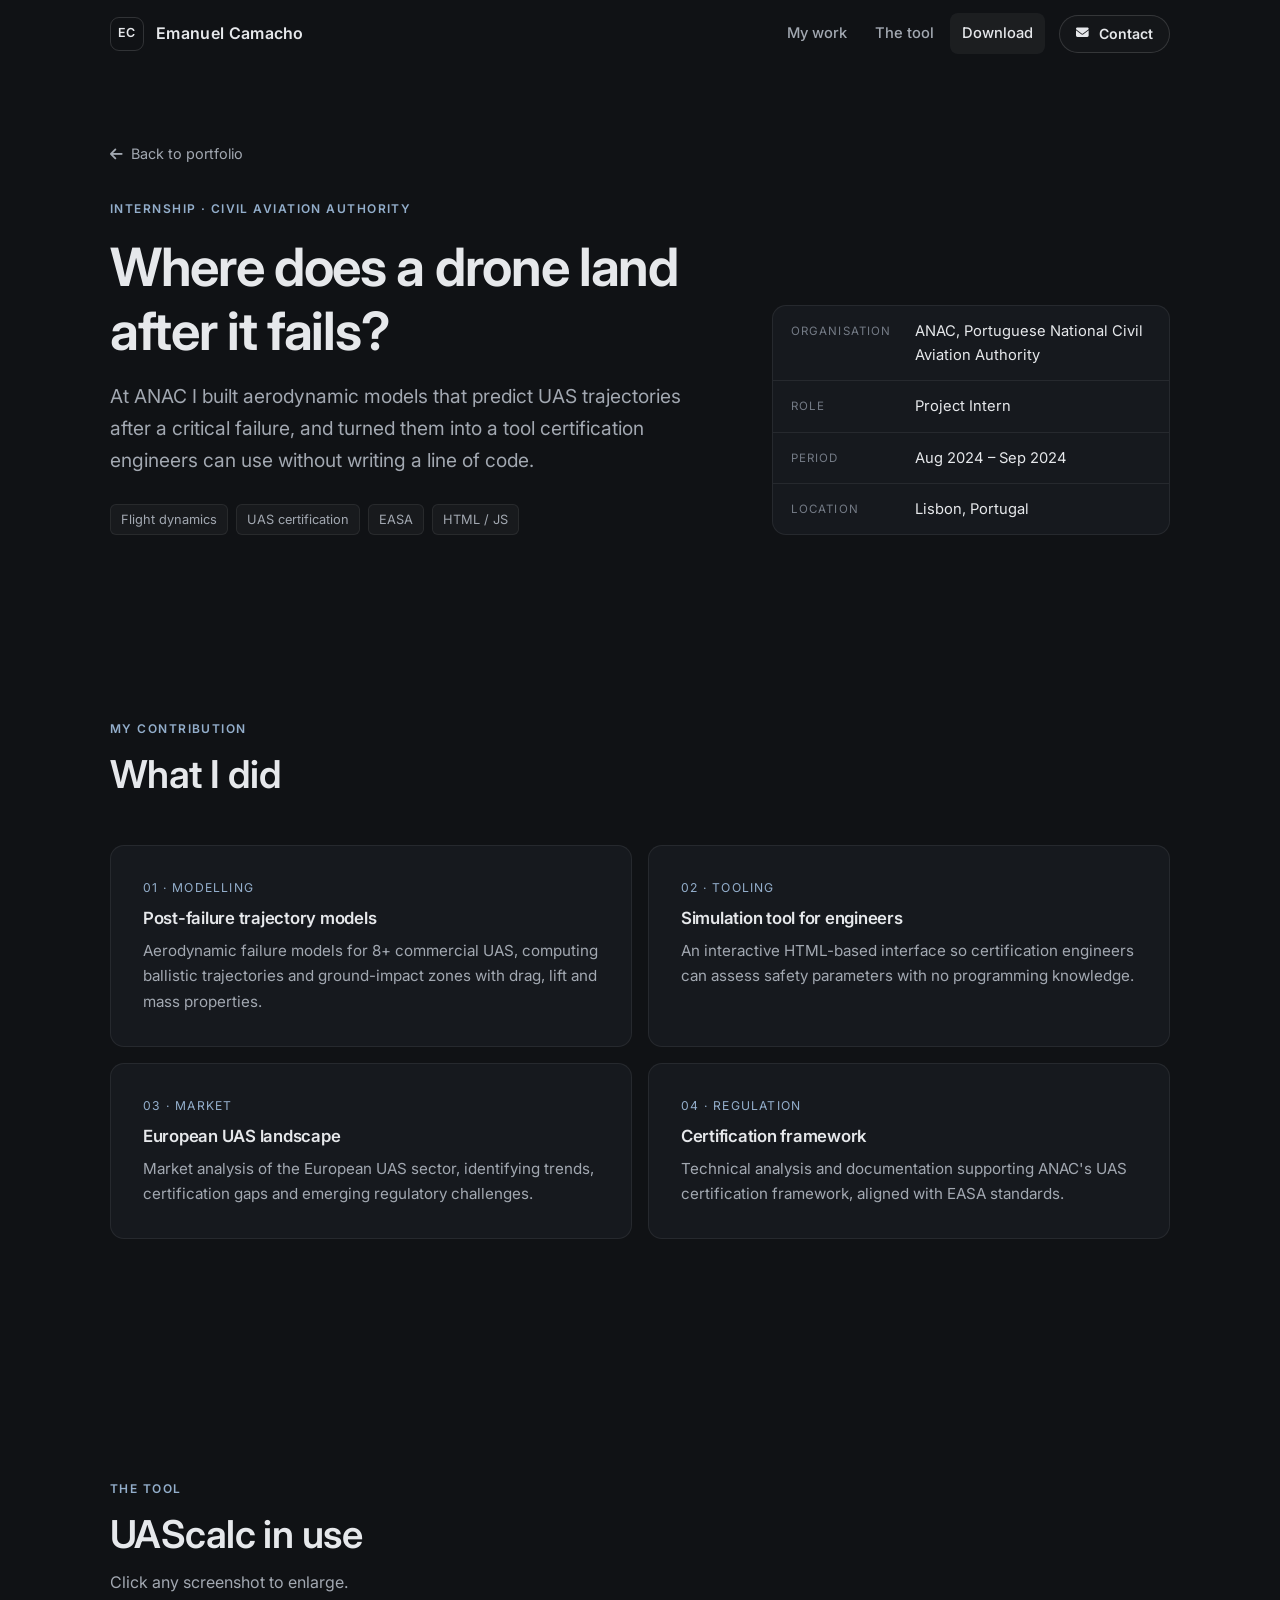
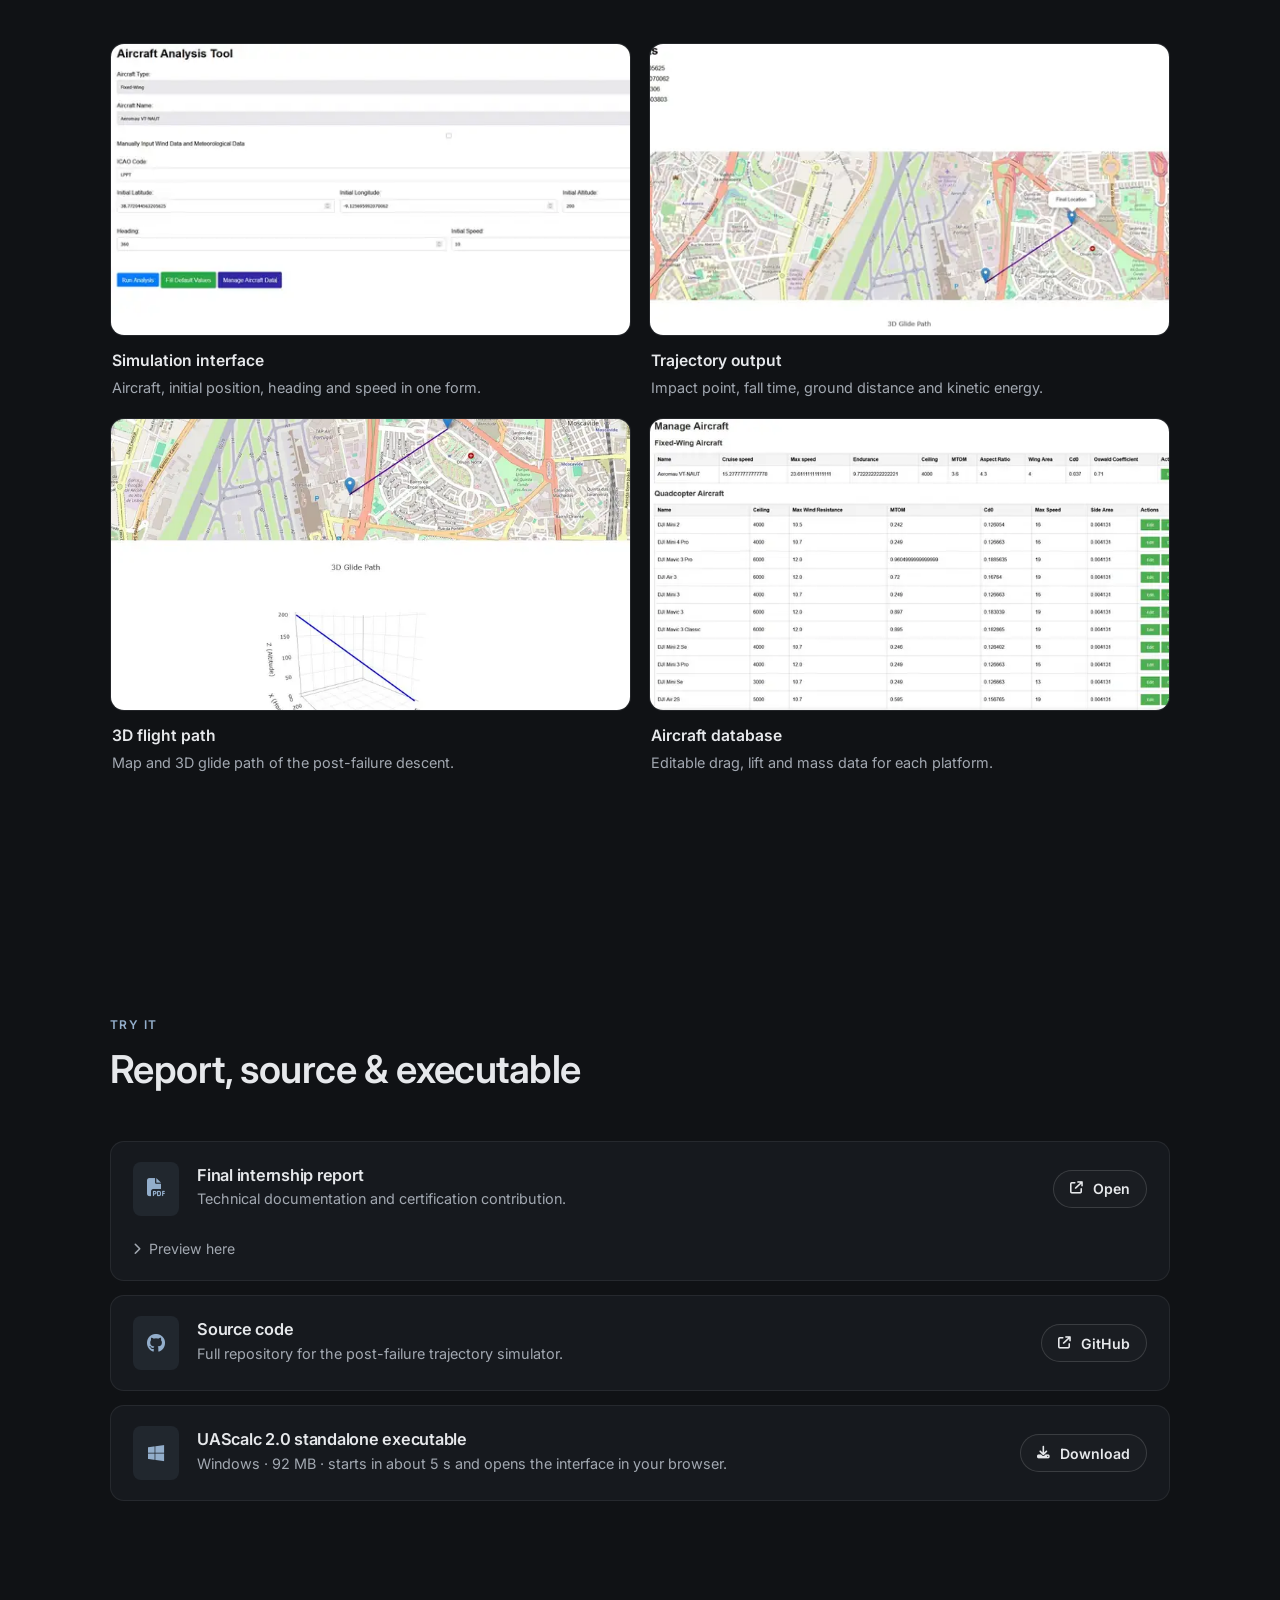
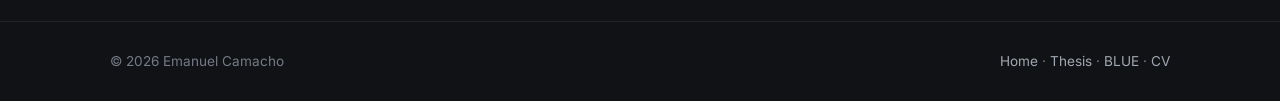
<file: anac.html>
<!DOCTYPE html>
<html lang="en" translate="no">
<head>
<meta charset="UTF-8">
<meta name="viewport" content="width=device-width, initial-scale=1.0">
<title>ANAC Internship · UAS Failure Trajectories | Emanuel Camacho</title>
<meta name="description" content="Internship at ANAC, the Portuguese Civil Aviation Authority: post-failure UAS trajectory models and a simulation tool for certification engineers.">
<meta name="google" content="notranslate">
<meta name="theme-color" content="#101215">
<link rel="icon" href="favicon.svg" type="image/svg+xml">
<link rel="preconnect" href="https://fonts.googleapis.com">
<link rel="preconnect" href="https://fonts.gstatic.com" crossorigin>
<link rel="stylesheet" href="https://fonts.googleapis.com/css2?family=Inter:wght@400;500;600;650;700&display=swap">
<link rel="stylesheet" href="https://cdnjs.cloudflare.com/ajax/libs/font-awesome/6.4.2/css/all.min.css">
<link rel="stylesheet" href="style.css">
<script>document.documentElement.classList.add("js");</script>
</head>
<body>

<header class="nav">
  <div class="wrap">
    <a class="brand" href="index.html"><span class="brand-mark">EC</span><span>Emanuel Camacho</span></a>
    <button class="nav-toggle" aria-label="Open menu" aria-expanded="false" aria-controls="nav-links"><i class="fas fa-bars"></i></button>
    <nav class="nav-links" id="nav-links">
      <a href="#work">My work</a>
      <a href="#gallery">The tool</a>
      <a href="#download">Download</a>
      <a href="index.html#contact" class="btn btn-sm"><i class="fas fa-envelope"></i> Contact</a>
    </nav>
  </div>
</header>

<main>

<section class="page-hero">
  <div class="wrap">
    <a href="index.html#experience" class="back"><i class="fas fa-arrow-left"></i> Back to portfolio</a>
    <div class="page-hero-grid">
      <div>
        <span class="eyebrow" data-reveal>Internship · Civil aviation authority</span>
        <h1 data-reveal style="--d:.05s">Where does a drone land after it fails?</h1>
        <p class="lead" data-reveal style="--d:.1s">At ANAC I built aerodynamic models that predict UAS trajectories after a critical failure, and turned them into a tool certification engineers can use without writing a line of code.</p>
        <div class="tags" data-reveal style="--d:.15s"><span class="tag">Flight dynamics</span><span class="tag">UAS certification</span><span class="tag">EASA</span><span class="tag">HTML / JS</span></div>
      </div>
      <dl class="meta-table" data-reveal style="--d:.12s">
        <div><dt>Organisation</dt><dd>ANAC, Portuguese National Civil Aviation Authority</dd></div>
        <div><dt>Role</dt><dd>Project Intern</dd></div>
        <div><dt>Period</dt><dd>Aug 2024 – Sep 2024</dd></div>
        <div><dt>Location</dt><dd>Lisbon, Portugal</dd></div>
      </dl>
    </div>
  </div>
</section>

<section id="work" class="section">
  <div class="wrap">
    <div class="section-head" data-reveal>
      <span class="eyebrow">My contribution</span>
      <h2>What I did</h2>
    </div>
    <div class="highlights">
      <div class="card highlight" data-reveal>
        <span class="num">01 · MODELLING</span>
        <h3>Post-failure trajectory models</h3>
        <p>Aerodynamic failure models for 8+ commercial UAS, computing ballistic trajectories and ground-impact zones with drag, lift and mass properties.</p>
      </div>
      <div class="card highlight" data-reveal style="--d:.06s">
        <span class="num">02 · TOOLING</span>
        <h3>Simulation tool for engineers</h3>
        <p>An interactive HTML-based interface so certification engineers can assess safety parameters with no programming knowledge.</p>
      </div>
      <div class="card highlight" data-reveal>
        <span class="num">03 · MARKET</span>
        <h3>European UAS landscape</h3>
        <p>Market analysis of the European UAS sector, identifying trends, certification gaps and emerging regulatory challenges.</p>
      </div>
      <div class="card highlight" data-reveal style="--d:.06s">
        <span class="num">04 · REGULATION</span>
        <h3>Certification framework</h3>
        <p>Technical analysis and documentation supporting ANAC's UAS certification framework, aligned with EASA standards.</p>
      </div>
    </div>
  </div>
</section>

<section id="gallery" class="section">
  <div class="wrap">
    <div class="section-head" data-reveal>
      <span class="eyebrow">The tool</span>
      <h2>UAScalc in use</h2>
      <p>Click any screenshot to enlarge.</p>
    </div>
    <div class="media-grid">
      <figure class="figure" data-reveal>
        <a class="figure-media ratio-16x9" href="images/opt/anac1.webp" data-lightbox="anac" data-caption="Simulation interface with aircraft, position, heading and speed inputs">
          <picture><source type="image/webp" srcset="images/opt/anac1-thumb.webp"><img src="images/opt/anac1.jpg" width="1600" height="693" alt="UAScalc simulation interface" loading="lazy" decoding="async" style="object-position: top left"></picture>
        </a>
        <figcaption><b>Simulation interface</b><span>Aircraft, initial position, heading and speed in one form.</span></figcaption>
      </figure>
      <figure class="figure" data-reveal style="--d:.06s">
        <a class="figure-media ratio-16x9" href="images/opt/anac2.webp" data-lightbox="anac" data-caption="Analysis results with final position, fall time, ground distance and impact energy">
          <picture><source type="image/webp" srcset="images/opt/anac2-thumb.webp"><img src="images/opt/anac2.jpg" width="1600" height="669" alt="Trajectory analysis results on a map" loading="lazy" decoding="async"></picture>
        </a>
        <figcaption><b>Trajectory output</b><span>Impact point, fall time, ground distance and kinetic energy.</span></figcaption>
      </figure>
      <figure class="figure" data-reveal>
        <a class="figure-media ratio-16x9" href="images/opt/anac3.webp" data-lightbox="anac" data-caption="3D glide path of the failed aircraft">
          <picture><source type="image/webp" srcset="images/opt/anac3-thumb.webp"><img src="images/opt/anac3.jpg" width="1233" height="829" alt="3D glide path visualisation" loading="lazy" decoding="async"></picture>
        </a>
        <figcaption><b>3D flight path</b><span>Map and 3D glide path of the post-failure descent.</span></figcaption>
      </figure>
      <figure class="figure" data-reveal style="--d:.06s">
        <a class="figure-media ratio-16x9" href="images/opt/anac4.webp" data-lightbox="anac" data-caption="Aircraft database with drag and lift data for fixed-wing and quadcopter UAS">
          <picture><source type="image/webp" srcset="images/opt/anac4-thumb.webp"><img src="images/opt/anac4.jpg" width="1600" height="804" alt="Aircraft database table" loading="lazy" decoding="async" style="object-position: top left"></picture>
        </a>
        <figcaption><b>Aircraft database</b><span>Editable drag, lift and mass data for each platform.</span></figcaption>
      </figure>
    </div>
  </div>
</section>

<section id="download" class="section">
  <div class="wrap">
    <div class="section-head" data-reveal>
      <span class="eyebrow">Try it</span>
      <h2>Report, source &amp; executable</h2>
    </div>
    <div class="docs">
      <div class="card doc" data-reveal>
        <div class="doc-icon blue"><i class="fas fa-file-pdf"></i></div>
        <div><h3>Final internship report</h3><p>Technical documentation and certification contribution.</p></div>
        <div class="doc-actions"><a href="files/Relatório_ANAC.pdf" class="btn btn-sm" target="_blank" rel="noopener"><i class="fas fa-arrow-up-right-from-square"></i> Open</a></div>
        <details data-pdf="files/Relatório_ANAC.pdf" data-title="ANAC internship report"><summary><i class="fas fa-chevron-right"></i> Preview here</summary></details>
      </div>
      <div class="card doc" data-reveal>
        <div class="doc-icon blue"><i class="fab fa-github"></i></div>
        <div><h3>Source code</h3><p>Full repository for the post-failure trajectory simulator.</p></div>
        <div class="doc-actions"><a href="https://github.com/emanuelcamaerospace/ANAC_UAS_postfailure_trajectory_simulator" class="btn btn-sm" target="_blank" rel="noopener"><i class="fas fa-arrow-up-right-from-square"></i> GitHub</a></div>
      </div>
      <div class="card doc" data-reveal>
        <div class="doc-icon blue"><i class="fab fa-windows"></i></div>
        <div><h3>UAScalc 2.0 standalone executable</h3><p>Windows · 92 MB · starts in about 5 s and opens the interface in your browser.</p></div>
        <div class="doc-actions"><a href="files/UAScalc2.0.exe" class="btn btn-sm" download><i class="fas fa-download"></i> Download</a></div>
      </div>
    </div>
  </div>
</section>

</main>

<footer class="footer">
  <div class="wrap">
    <span>© <span data-year>2026</span> Emanuel Camacho</span>
    <span><a href="index.html">Home</a> · <a href="thesis.html">Thesis</a> · <a href="blue.html">BLUE</a> · <a href="cv.html">CV</a></span>
  </div>
</footer>

<script src="main.js" defer></script>
</body>
</html>
</file>
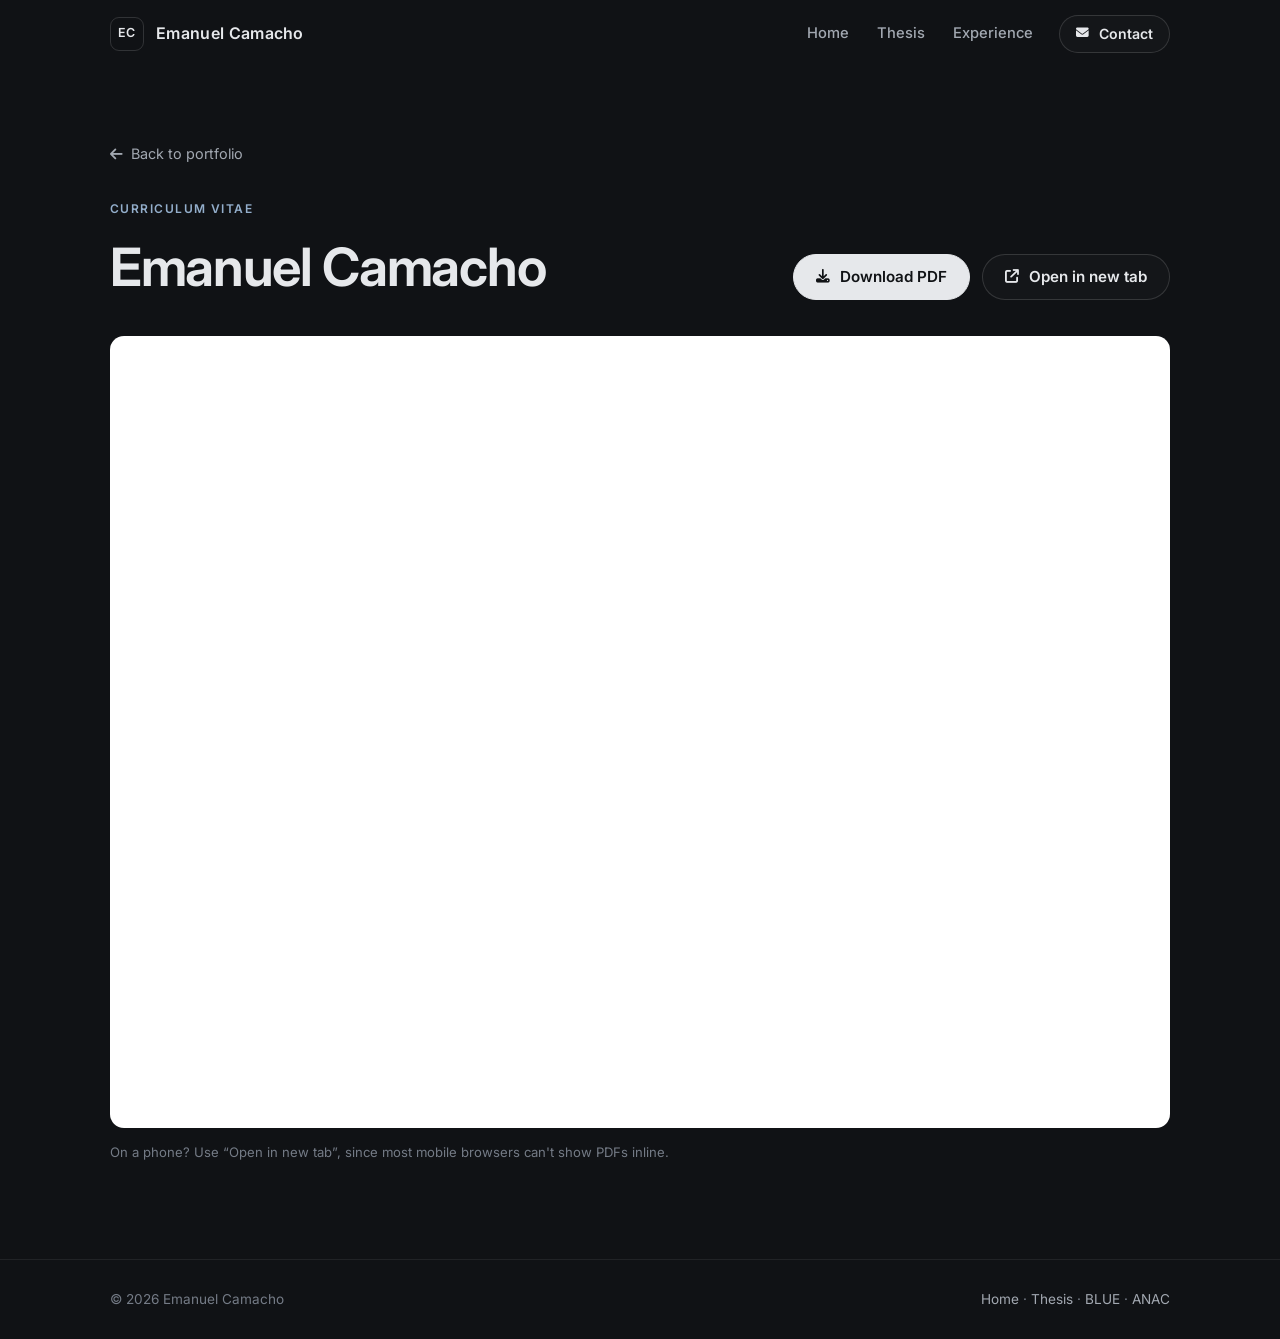
<file: cv.html>
<!DOCTYPE html>
<html lang="en" translate="no">
<head>
<meta charset="UTF-8">
<meta name="viewport" content="width=device-width, initial-scale=1.0">
<title>CV | Emanuel Camacho</title>
<meta name="description" content="Curriculum vitae of Emanuel Camacho, MSc Aerospace Engineering.">
<meta name="google" content="notranslate">
<meta name="theme-color" content="#101215">
<link rel="icon" href="favicon.svg" type="image/svg+xml">
<link rel="preconnect" href="https://fonts.googleapis.com">
<link rel="preconnect" href="https://fonts.gstatic.com" crossorigin>
<link rel="stylesheet" href="https://fonts.googleapis.com/css2?family=Inter:wght@400;500;600;650;700&display=swap">
<link rel="stylesheet" href="https://cdnjs.cloudflare.com/ajax/libs/font-awesome/6.4.2/css/all.min.css">
<link rel="stylesheet" href="style.css">
<script>document.documentElement.classList.add("js");</script>
</head>
<body>

<header class="nav">
  <div class="wrap">
    <a class="brand" href="index.html"><span class="brand-mark">EC</span><span>Emanuel Camacho</span></a>
    <button class="nav-toggle" aria-label="Open menu" aria-expanded="false" aria-controls="nav-links"><i class="fas fa-bars"></i></button>
    <nav class="nav-links" id="nav-links">
      <a href="index.html">Home</a>
      <a href="thesis.html">Thesis</a>
      <a href="index.html#experience">Experience</a>
      <a href="index.html#contact" class="btn btn-sm"><i class="fas fa-envelope"></i> Contact</a>
    </nav>
  </div>
</header>

<main>
<section class="page-hero" style="padding-bottom: 32px">
  <div class="wrap">
    <a href="index.html" class="back"><i class="fas fa-arrow-left"></i> Back to portfolio</a>
    <div class="xp-head" style="align-items: end">
      <div>
        <span class="eyebrow" data-reveal>Curriculum vitae</span>
        <h1 data-reveal style="--d:.05s; margin-bottom: 0">Emanuel Camacho</h1>
      </div>
      <div class="hero-actions" data-reveal style="--d:.1s">
        <a href="files/EmanuelCamacho.pdf" class="btn btn-primary" download><i class="fas fa-download"></i> Download PDF</a>
        <a href="files/EmanuelCamacho.pdf" class="btn" target="_blank" rel="noopener"><i class="fas fa-arrow-up-right-from-square"></i> Open in new tab</a>
      </div>
    </div>
  </div>
</section>

<section class="wrap" style="padding-bottom: 96px">
  <iframe class="cv-frame" src="files/EmanuelCamacho.pdf#view=FitH" title="CV of Emanuel Camacho" loading="lazy"></iframe>
  <p class="mono" style="margin-top: 14px">On a phone? Use “Open in new tab”, since most mobile browsers can't show PDFs inline.</p>
</section>
</main>

<footer class="footer">
  <div class="wrap">
    <span>© <span data-year>2026</span> Emanuel Camacho</span>
    <span><a href="index.html">Home</a> · <a href="thesis.html">Thesis</a> · <a href="blue.html">BLUE</a> · <a href="anac.html">ANAC</a></span>
  </div>
</footer>

<script src="main.js" defer></script>
</body>
</html>
</file>
<file: style.css>
/* =========================================================
   Emanuel Camacho — Portfolio
   One stylesheet for every page.
   ========================================================= */

:root {
  --bg: #101215;
  --bg-2: #13161a;
  --surface: #16191e;
  --surface-2: #1c2026;
  --line: rgba(255, 255, 255, 0.07);
  --line-strong: rgba(255, 255, 255, 0.14);
  --text: #e6e8eb;
  --muted: #a2a8b1;
  --dim: #747b86;
  --accent: #93aecb;
  --accent-soft: rgba(147, 174, 203, 0.09);
  --laser: var(--accent);
  --laser-soft: var(--accent-soft);
  --beam: #b9786d;
  --heat: #c9a77f;
  --ok: #8fb79c;

  --font-display: "Inter", system-ui, -apple-system, "Segoe UI", sans-serif;
  --font-body: "Inter", system-ui, -apple-system, "Segoe UI", sans-serif;
  --font-mono: "Inter", system-ui, -apple-system, "Segoe UI", sans-serif;

  --radius: 14px;
  --radius-sm: 9px;
  --wrap: 1140px;
  --gutter: clamp(16px, 5vw, 40px);
  --nav-h: 68px;
  --ease: cubic-bezier(.2, .7, .2, 1);
}

/* ---------- Reset ---------- */
*, *::before, *::after { box-sizing: border-box; }
* { margin: 0; }
html { scroll-behavior: smooth; scroll-padding-top: calc(var(--nav-h) + 16px); -webkit-text-size-adjust: 100%; }
body {
  font-family: var(--font-body);
  font-size: 16px;
  line-height: 1.65;
  color: var(--text);
  background: var(--bg);
  overflow-x: hidden;
  -webkit-font-smoothing: antialiased;
  text-rendering: optimizeLegibility;
}
img, svg, video, iframe { display: block; max-width: 100%; }
img { height: auto; }
a { color: inherit; }
button { font: inherit; color: inherit; background: none; border: 0; cursor: pointer; }
ul { padding: 0; list-style: none; }
::selection { background: var(--accent); color: #101215; }
:focus-visible { outline: 2px solid var(--accent); outline-offset: 3px; border-radius: 4px; }


.wrap { width: 100%; max-width: var(--wrap); margin-inline: auto; padding-inline: var(--gutter); }
.sr-only { position: absolute; width: 1px; height: 1px; overflow: hidden; clip: rect(0 0 0 0); white-space: nowrap; }

/* ---------- Typography ---------- */
h1, h2, h3, h4 { font-family: var(--font-display); font-weight: 600; line-height: 1.2; letter-spacing: -0.015em; }
h1 { font-size: clamp(2.3rem, 5.4vw, 3.6rem); font-weight: 650; letter-spacing: -0.025em; }
h2 { font-size: clamp(1.7rem, 3.4vw, 2.4rem); }
h3 { font-size: 1.2rem; }
p { color: var(--muted); }
strong { font-weight: 600; }

.eyebrow {
  display: inline-flex; align-items: center; gap: 10px;
  font-size: .75rem; font-weight: 600; letter-spacing: .12em; text-transform: uppercase;
  color: var(--accent);
}
.eyebrow.laser { color: var(--laser); }

.mono { font-size: .82rem; color: var(--dim); }
.lead { font-size: clamp(1.05rem, 1.6vw, 1.2rem); color: var(--muted); max-width: 62ch; }

/* ---------- Buttons ---------- */
.btn {
  display: inline-flex; align-items: center; justify-content: center; gap: 10px;
  min-height: 46px; padding: 0 22px;
  font-weight: 600; font-size: .95rem; text-decoration: none;
  border: 1px solid var(--line-strong); border-radius: 999px;
  color: var(--text); background: rgba(255,255,255,.02);
  transition: background .25s var(--ease), border-color .25s var(--ease), color .25s var(--ease), transform .25s var(--ease);
}
.btn:hover { border-color: var(--text); background: rgba(255,255,255,.06); }
.btn:active { transform: translateY(1px); }
.btn i { font-size: .9em; }
.btn-primary { background: var(--text); color: var(--bg); border-color: var(--text); }
.btn-primary:hover { background: #fff; color: var(--bg); }
.btn-sm { min-height: 38px; padding: 0 16px; font-size: .88rem; }
.btn[aria-disabled="true"] { opacity: .45; pointer-events: none; }

.link-arrow {
  display: inline-flex; align-items: center; gap: 8px;
  font-weight: 600; font-size: .95rem; color: var(--text); text-decoration: none;
}
.link-arrow i { transition: transform .25s var(--ease); font-size: .85em; }
.link-arrow:hover i { transform: translateX(4px); }

/* ---------- Navigation ---------- */
.nav {
  position: fixed; inset: 0 0 auto 0; z-index: 100;
  height: var(--nav-h);
  border-bottom: 1px solid transparent;
  transition: background .3s var(--ease), border-color .3s var(--ease), backdrop-filter .3s;
}
.nav.scrolled, .nav.open { background: rgba(16,18,21,.88); backdrop-filter: blur(14px); -webkit-backdrop-filter: blur(14px); border-color: var(--line); }
.nav .wrap { height: 100%; display: flex; align-items: center; justify-content: space-between; gap: 24px; }
.brand { display: flex; align-items: center; gap: 12px; text-decoration: none; font-family: var(--font-display); font-weight: 600; letter-spacing: .02em; }
.brand-mark {
  width: 34px; height: 34px; border-radius: 9px; display: grid; place-items: center;
  font-size: .78rem; font-weight: 600; letter-spacing: .04em; color: var(--text);
  border: 1px solid var(--line-strong);
}
.nav-links { display: flex; align-items: center; gap: 4px; }
.nav-links a:not(.btn) {
  padding: 8px 12px; border-radius: 8px;
  font-size: .92rem; font-weight: 500; color: var(--muted); text-decoration: none;
  transition: color .2s, background .2s;
}
.nav-links a:not(.btn):hover { color: var(--text); }
.nav-links a.active { color: var(--text); background: rgba(255,255,255,.05); }
.nav-links .btn { margin-left: 10px; }
.nav-toggle { display: none; width: 44px; height: 44px; border-radius: 10px; place-items: center; font-size: 1.15rem; }

@media (max-width: 880px) {
  .nav-toggle { display: grid; }
  .nav-links {
    position: fixed; top: var(--nav-h); left: 0; right: 0;
    flex-direction: column; align-items: stretch; gap: 2px;
    padding: 12px var(--gutter) 22px;
    background: rgba(16,18,21,.98); border-bottom: 1px solid var(--line);
    opacity: 0; visibility: hidden; transform: translateY(-8px);
    transition: opacity .25s var(--ease), transform .25s var(--ease), visibility .25s;
  }
  .nav.open .nav-links { opacity: 1; visibility: visible; transform: none; }
  .nav-links a:not(.btn) { padding: 12px 8px; font-size: 1rem; }
  .nav-links .btn { margin: 10px 0 0; }
}

/* ---------- Sections ---------- */
.section { padding-block: clamp(72px, 10vw, 120px); }
.section + .section { border-top: 0; }
.section.alt { background: var(--bg-2); border-block: 1px solid var(--line); }
.section-head { display: grid; gap: 12px; margin-bottom: clamp(32px, 5vw, 48px); max-width: 760px; }
.section-title { display: grid; grid-template-columns: auto minmax(0, 1fr); gap: 8px 22px; align-items: baseline; margin-bottom: clamp(32px, 5vw, 48px); padding-bottom: 22px; border-bottom: 1px solid var(--line); }
.section-title .idx { font-size: .85rem; font-weight: 600; color: var(--accent); font-variant-numeric: tabular-nums; }
.section-title h2 { font-size: clamp(1.9rem, 3.8vw, 2.6rem); }
.section-title p { grid-column: 2; max-width: 62ch; }
@media (max-width: 560px) { .section-title { grid-template-columns: 1fr; } .section-title p { grid-column: 1; } }
.section-head p { max-width: 60ch; }

/* ---------- Hero (home) ---------- */
.hero { position: relative; padding-top: calc(var(--nav-h) + clamp(40px, 8vw, 96px)); padding-bottom: clamp(64px, 9vw, 110px); overflow: hidden; }
.hero-grid { display: grid; grid-template-columns: minmax(0, 1.35fr) minmax(0, .9fr); gap: clamp(36px, 6vw, 80px); align-items: center; }
.hero h1 { margin: 18px 0 20px; }
.hero h1 .soft { color: var(--dim); }
.hero .lead { margin-bottom: 30px; }
.hero-actions { display: flex; flex-wrap: wrap; gap: 12px; }
.status {
  display: inline-flex; align-items: center; gap: 10px;
  padding: 7px 14px 7px 12px; border-radius: 999px;
  font-size: .85rem; color: var(--text);
  background: transparent; border: 1px solid var(--line-strong); color: var(--muted);
}
.status-dot { width: 6px; height: 6px; border-radius: 50%; background: var(--ok); }

.facts { display: flex; flex-wrap: wrap; gap: 10px 28px; margin-top: 40px; padding-top: 26px; border-top: 1px solid var(--line); }
.fact { display: grid; gap: 2px; }
.fact .mono { font-size: .72rem; text-transform: uppercase; letter-spacing: .12em; }
.fact span:last-child { font-size: .95rem; color: var(--text); }

.portrait { position: relative; justify-self: end; width: 100%; max-width: 380px; }
.portrait-frame {
  position: relative; aspect-ratio: 4 / 5; border-radius: 22px; overflow: hidden;
  background: #1c2a45; border: 1px solid var(--line-strong);
  box-shadow: 0 40px 80px -30px rgba(0,0,0,.7);
}
.portrait-frame img { width: 100%; height: 100%; object-fit: cover; }

@media (max-width: 880px) {
  .hero-grid { grid-template-columns: 1fr; }
  .portrait { order: -1; justify-self: start; max-width: 200px; }
  .portrait-frame { border-radius: 18px; }
}

/* ---------- Cards ---------- */
.card {
  position: relative;
  background: var(--surface);
  border: 1px solid var(--line);
  border-radius: var(--radius);
  padding: clamp(22px, 3vw, 32px);
  transition: border-color .3s var(--ease), transform .3s var(--ease), box-shadow .3s var(--ease);
}
a.card { display: block; text-decoration: none; }
a.card.feature { display: grid; }
.card-hover:hover { border-color: var(--line-strong); }

.tags { display: flex; flex-wrap: wrap; gap: 8px; }
.tag {
  font-size: .8rem;
  padding: 4px 10px; border-radius: 6px;
  color: var(--muted); background: rgba(255,255,255,.035); border: 1px solid var(--line);
}

/* ---------- Thesis feature (home) ---------- */
.feature {
  display: grid; grid-template-columns: minmax(0, 1.2fr) minmax(0, 1fr);
  padding: 0; overflow: hidden;
  
}
.feature-body { padding: clamp(26px, 4vw, 44px); display: grid; gap: 18px; align-content: start; }
.feature-body h3 { font-size: clamp(1.35rem, 2.4vw, 1.75rem); }
.feature-label { font-size: .75rem; font-weight: 600; letter-spacing: .12em; text-transform: uppercase; color: var(--accent); }
.feature-meta { display: flex; flex-wrap: wrap; gap: 8px 18px; }
.feature-meta span { display: inline-flex; align-items: center; gap: 8px; font-size: .88rem; color: var(--muted); }
.feature-meta i { color: var(--dim); width: 14px; text-align: center; }
.feature-list { display: grid; gap: 10px; margin-top: 4px; }
.feature-list li { position: relative; padding-left: 22px; color: var(--muted); font-size: .96rem; }
.feature-list li::before { content: ""; position: absolute; left: 0; top: .72em; width: 10px; height: 2px; background: var(--laser); border-radius: 2px; }
.feature-visual { position: relative; min-height: 320px; border-left: 1px solid var(--line); background: var(--bg-2); overflow: hidden; }

/* Abstract "laser lock-on" visual — pure CSS/SVG, no image weight */
.lockon { position: absolute; inset: 0; width: 100%; height: 100%; }
.lockon .beam { stroke: var(--beam); stroke-width: 1.4; opacity: .85; stroke-dasharray: 6 0; }
.lockon .ring { fill: none; stroke: rgba(185,120,109,.45); stroke-width: 1; transform-box: fill-box; transform-origin: center; animation: ring 3.2s var(--ease) infinite; }
.lockon .ring.r2 { animation-delay: 1.6s; }
@keyframes ring { from { transform: scale(.6); opacity: 1; } to { transform: scale(2.2); opacity: 0; } }
.lockon .grid line { stroke: rgba(148,163,184,.08); }
.lockon .reticle { fill: none; stroke: rgba(232,235,241,.75); stroke-width: 1.2; }
.lockon text { font-family: var(--font-mono); font-size: 10px; fill: var(--dim); letter-spacing: .08em; }

@media (max-width: 880px) {
  .feature { grid-template-columns: 1fr; }
  .feature-visual { min-height: 220px; border-left: 0; border-top: 1px solid var(--line); order: -1; }
}

/* ---------- Experience ---------- */
.xp-list { display: grid; gap: 20px; }
.xp {
  display: grid; grid-template-columns: 220px minmax(0, 1fr); gap: clamp(20px, 4vw, 44px);
  align-items: start;
}
.xp-logo {
  height: 150px; border-radius: var(--radius-sm); display: grid; place-items: center; padding: 22px;
  background: var(--bg-2); border: 1px solid var(--line);
}
.xp-logo { position: relative; }
.xp-logo picture { position: absolute; inset: 18px; display: block; }
.xp-logo img { width: 100%; height: 100%; object-fit: contain; }
.xp-logo img.impeller { max-height: 100%; filter: drop-shadow(0 10px 20px rgba(0,0,0,.6)); }
.xp-head { display: flex; flex-wrap: wrap; align-items: baseline; justify-content: space-between; gap: 6px 20px; margin-bottom: 4px; }
.xp-role { color: var(--text); font-weight: 500; margin-bottom: 14px; }
.xp ul { display: grid; gap: 8px; margin-bottom: 18px; }
.xp li { position: relative; padding-left: 20px; color: var(--muted); font-size: .96rem; }
.xp li::before { content: ""; position: absolute; left: 2px; top: .7em; width: 6px; height: 6px; border-radius: 50%; border: 1px solid var(--accent); }
.xp-foot { display: flex; flex-wrap: wrap; align-items: center; justify-content: space-between; gap: 16px; padding-top: 18px; border-top: 1px solid var(--line); }

@media (max-width: 760px) {
  .xp { grid-template-columns: 1fr; }
  .xp-logo { height: 110px; justify-self: stretch; }
}

/* ---------- Education timeline ---------- */
.timeline { position: relative; display: grid; gap: 14px; }
.timeline::before { content: ""; position: absolute; left: 7px; top: 10px; bottom: 10px; width: 1px; background: linear-gradient(var(--line-strong), transparent); }
.tl-item { position: relative; padding-left: 38px; }
.tl-item::before {
  content: ""; position: absolute; left: 0; top: 28px; width: 15px; height: 15px; border-radius: 50%;
  background: var(--bg); border: 2px solid var(--line-strong);
}
.tl-item.current::before { border-color: var(--accent); box-shadow: 0 0 0 4px var(--accent-soft); }
.tl-card { display: grid; grid-template-columns: minmax(0, 1fr) auto; gap: 20px; align-items: center; padding: 22px 26px; }
.tl-card h3 { font-size: 1.08rem; margin: 6px 0 4px; }
.tl-card p { font-size: .94rem; }
.tl-logo { width: 96px; height: 52px; display: grid; place-items: center; }
.tl-logo img { max-height: 100%; width: auto; }
.tl-logo .mono-badge {
  width: 48px; height: 48px; border-radius: 12px; display: grid; place-items: center;
  font-family: var(--font-mono); font-size: .8rem; color: var(--muted); border: 1px solid var(--line-strong);
}
@media (max-width: 560px) { .tl-card { grid-template-columns: 1fr; } .tl-logo { justify-content: start; width: auto; height: 36px; order: -1; } .tl-logo img { height: 36px; } }

/* ---------- Skills ---------- */
.skills { display: grid; grid-template-columns: repeat(2, minmax(0, 1fr)); gap: 20px; }
.skills h3 { display: flex; align-items: center; gap: 12px; font-size: 1.02rem; margin-bottom: 16px; }
.skills h3 i { width: 34px; height: 34px; border-radius: 9px; display: grid; place-items: center; font-size: .85rem; color: var(--accent); background: var(--accent-soft); }
.langs { display: grid; gap: 14px; }
.lang { display: grid; grid-template-columns: 110px minmax(0, 1fr) 48px; gap: 14px; align-items: center; font-size: .94rem; }
.lang .bar { height: 4px; border-radius: 4px; background: rgba(255,255,255,.07); overflow: hidden; }
.lang .bar span { display: block; height: 100%; width: var(--lvl); border-radius: 4px; background: var(--accent); }
.lang .mono { text-align: right; }
@media (max-width: 760px) { .skills { grid-template-columns: 1fr; } }

/* ---------- Certificates & coursework ---------- */
.grid-3 { display: grid; grid-template-columns: repeat(3, minmax(0, 1fr)); gap: 16px; }
.grid-2 { display: grid; grid-template-columns: repeat(2, minmax(0, 1fr)); gap: 16px; }
@media (max-width: 900px) { .grid-3 { grid-template-columns: repeat(2, minmax(0, 1fr)); } }
@media (max-width: 600px) { .grid-3, .grid-2 { grid-template-columns: 1fr; } }

.cert { display: grid; gap: 8px; align-content: start; }
.cert i { color: var(--accent); font-size: 1.1rem; margin-bottom: 6px; }
.cert h3 { font-size: 1.02rem; }
.cert p { font-size: .9rem; }
a.card.cert { display: grid; }
.cert-link { font-size: .85rem; margin-top: 4px; }
.cert-link i { font-size: .75em; }

.course { display: grid; gap: 6px; padding: 20px 22px; }
.course h3 { font-size: 1rem; }
.course p { font-size: .9rem; }

.subhead { display: flex; align-items: baseline; justify-content: space-between; gap: 12px; margin: 56px 0 20px; }
.subhead h3 { font-size: 1.25rem; }

/* ---------- About ---------- */
.about { display: grid; grid-template-columns: minmax(0, 1.3fr) minmax(0, 1fr); gap: clamp(28px, 5vw, 64px); align-items: start; }
.about-text { display: grid; gap: 16px; font-size: 1.04rem; }

@media (max-width: 880px) { .about { grid-template-columns: 1fr; } }

/* ---------- Contact ---------- */
.contact { text-align: center; }
.contact h2 { font-size: clamp(2rem, 5vw, 3.2rem); margin: 16px 0 16px; }
.contact .lead { margin: 0 auto 32px; }
.contact-actions { display: flex; flex-wrap: wrap; justify-content: center; gap: 12px; margin-bottom: 48px; }
.contact-links { display: grid; grid-template-columns: repeat(3, minmax(0, 1fr)); gap: 12px; max-width: 760px; margin: 0 auto; }
.contact-link {
  display: flex; align-items: center; gap: 14px; padding: 16px 18px; text-align: left; text-decoration: none;
  border: 1px solid var(--line); border-radius: var(--radius-sm); background: var(--surface);
  transition: border-color .25s, background .25s;
}
.contact-link:hover { border-color: var(--line-strong); background: var(--surface-2); }
.contact-link i { font-size: 1.15rem; color: var(--muted); width: 22px; text-align: center; }
.contact-link span { display: grid; min-width: 0; }
.contact-link small { font-family: var(--font-mono); font-size: .7rem; text-transform: uppercase; letter-spacing: .1em; color: var(--dim); }
.contact-link b { font-weight: 500; font-size: .9rem; overflow: hidden; text-overflow: ellipsis; white-space: nowrap; }
@media (max-width: 640px) { .contact-links { grid-template-columns: 1fr; } }

/* ---------- Footer ---------- */
.footer { border-top: 1px solid var(--line); padding-block: 28px; }
.footer .wrap { display: flex; flex-wrap: wrap; justify-content: space-between; gap: 12px; font-size: .85rem; color: var(--dim); }
.footer a { color: var(--muted); text-decoration: none; }
.footer a:hover { color: var(--text); }

/* =========================================================
   Project pages (BLUE, ANAC, Thesis, CV)
   ========================================================= */
.page-hero { padding-top: calc(var(--nav-h) + clamp(36px, 6vw, 72px)); padding-bottom: clamp(40px, 6vw, 64px); position: relative; overflow: hidden; }
.page-hero.laser { --glow: rgba(255,79,97,.13); }
.page-hero.heat { --glow: rgba(255,154,61,.11); }
.back { display: inline-flex; align-items: center; gap: 8px; font-size: .9rem; color: var(--muted); text-decoration: none; margin-bottom: 28px; }
.back:hover { color: var(--text); }
.page-hero-grid { display: grid; grid-template-columns: minmax(0, 1.5fr) minmax(0, 1fr); gap: clamp(28px, 5vw, 64px); align-items: end; }
.page-hero h1 { font-size: clamp(2rem, 5vw, 3.3rem); margin: 16px 0 18px; }
.page-hero .lead { margin-bottom: 28px; }
.meta-table { display: grid; gap: 0; border: 1px solid var(--line); border-radius: var(--radius); overflow: hidden; background: var(--surface); }
.meta-table div { display: grid; grid-template-columns: 110px minmax(0, 1fr); gap: 14px; padding: 13px 18px; font-size: .92rem; }
.meta-table div + div { border-top: 1px solid var(--line); }
.meta-table dt { font-family: var(--font-mono); font-size: .72rem; text-transform: uppercase; letter-spacing: .1em; color: var(--dim); padding-top: 3px; }
.meta-table dd { color: var(--text); }
@media (max-width: 880px) { .page-hero-grid { grid-template-columns: 1fr; } }

.prose { display: grid; gap: 16px; max-width: 72ch; font-size: 1.03rem; }
.prose p { color: var(--muted); }

.highlights { display: grid; grid-template-columns: repeat(2, minmax(0, 1fr)); gap: 16px; }
.highlight { display: grid; gap: 10px; align-content: start; }
.highlight .num { font-family: var(--font-mono); font-size: .76rem; color: var(--accent); letter-spacing: .1em; }
.highlight h3 { font-size: 1.05rem; }
.highlight p { font-size: .95rem; }
.laser-theme .highlight .num { color: var(--laser); }
@media (max-width: 700px) { .highlights { grid-template-columns: 1fr; } }

/* Media */
.media-grid { display: grid; grid-template-columns: repeat(2, minmax(0, 1fr)); gap: 18px; }
.media-grid .span-2 { grid-column: span 2; }
@media (max-width: 700px) { .media-grid { grid-template-columns: 1fr; } .media-grid .span-2 { grid-column: auto; } }

.figure { display: grid; gap: 12px; margin: 0; }
.figure-media {
  position: relative; display: block; overflow: hidden; border-radius: var(--radius);
  border: 1px solid var(--line); background: var(--bg-2);
}
.figure-media img, .figure-media video { width: 100%; height: 100%; object-fit: cover; transition: transform .6s var(--ease); }
a.figure-media { cursor: zoom-in; }
a.figure-media:hover img { transform: scale(1.025); }
a.figure-media::after {
  content: "\f065"; font: var(--fa-font-solid); position: absolute; right: 12px; top: 12px;
  width: 34px; height: 34px; border-radius: 8px; display: grid; place-items: center; font-size: .8rem;
  background: rgba(16,18,21,.8); border: 1px solid var(--line-strong); opacity: 0; transition: opacity .25s;
}
a.figure-media:hover::after, a.figure-media:focus-visible::after { opacity: 1; }
.figure figcaption { display: grid; gap: 2px; padding-inline: 2px; }
.figure figcaption b { font-weight: 600; font-size: .98rem; color: var(--text); }
.figure figcaption span { font-size: .9rem; color: var(--muted); }
.ratio-16x9 { aspect-ratio: 16 / 9; }
.ratio-4x3 { aspect-ratio: 4 / 3; }
.ratio-contain img { object-fit: contain; padding: 10px; }

/* 3D viewer */
.viewer { position: relative; aspect-ratio: 16 / 10; border-radius: var(--radius); overflow: hidden; border: 1px solid var(--line); background: radial-gradient(circle at 50% 45%, #22262d, var(--bg-2) 70%); }
.viewer model-viewer { width: 100%; height: 100%; --poster-color: transparent; background: transparent; }
.viewer-hint { position: absolute; left: 14px; bottom: 12px; display: flex; align-items: center; gap: 8px; pointer-events: none; }
@media (max-width: 600px) { .viewer { aspect-ratio: 1 / 1; } }

/* Video + text split */
.split { display: grid; grid-template-columns: minmax(0, 340px) minmax(0, 1fr); gap: clamp(24px, 5vw, 56px); align-items: center; }
.split .figure-media { aspect-ratio: 478 / 850; max-height: 620px; }
@media (max-width: 760px) { .split { grid-template-columns: 1fr; } .split .figure-media { max-width: 340px; } }

/* Documents */
.docs { display: grid; gap: 14px; }
.doc { display: grid; grid-template-columns: auto minmax(0, 1fr) auto; gap: 18px; align-items: center; padding: 20px 22px; }
.doc-icon { width: 46px; height: 54px; border-radius: 8px; display: grid; place-items: center; background: var(--laser-soft); color: var(--laser); font-size: 1.15rem; }
.doc-icon.blue { background: var(--accent-soft); color: var(--accent); }
.doc h3 { font-size: 1.02rem; margin-bottom: 2px; }
.doc p { font-size: .9rem; }
.doc-actions { display: flex; gap: 8px; flex-wrap: wrap; justify-content: flex-end; }
.doc details { grid-column: 1 / -1; }
.doc summary { list-style: none; cursor: pointer; display: inline-flex; align-items: center; gap: 8px; font-size: .88rem; color: var(--muted); }
.doc summary::-webkit-details-marker { display: none; }
.doc summary:hover { color: var(--text); }
.doc details[open] summary i { transform: rotate(90deg); }
.doc summary i { transition: transform .2s; font-size: .75rem; }
.doc .pdf-frame { margin-top: 14px; width: 100%; height: min(80vh, 900px); border: 1px solid var(--line); border-radius: var(--radius-sm); background: #fff; }
@media (max-width: 640px) { .doc { grid-template-columns: auto minmax(0, 1fr); } .doc-actions { grid-column: 1 / -1; justify-content: flex-start; } }

.callout { display: flex; gap: 14px; align-items: flex-start; padding: 18px 20px; border-radius: var(--radius-sm); background: var(--surface); border: 1px solid var(--line); font-size: .95rem; }
.callout i { color: var(--accent); margin-top: 4px; }
.callout p { color: var(--text); }

/* ---------- Thesis-specific ---------- */
.pipeline { display: grid; grid-template-columns: repeat(5, minmax(0, 1fr)); gap: 0; counter-reset: step; }
.stage { position: relative; padding: 20px 18px; border: 1px solid var(--line); background: var(--surface); display: grid; gap: 8px; align-content: start; }
.stage + .stage { border-left: 0; }
.stage:first-child { border-radius: var(--radius) 0 0 var(--radius); }
.stage:last-child { border-radius: 0 var(--radius) var(--radius) 0; }
.stage i { color: var(--laser); font-size: 1rem; }
.stage h3 { font-size: .98rem; }
.stage p { font-size: .86rem; }
.stage::before { counter-increment: step; content: "0" counter(step); font-family: var(--font-mono); font-size: .7rem; color: var(--dim); letter-spacing: .1em; }
.stage:not(:last-child)::after {
  content: ""; position: absolute; right: -6px; top: 50%; width: 10px; height: 10px; z-index: 2;
  border-top: 1px solid var(--line-strong); border-right: 1px solid var(--line-strong); background: var(--surface);
  transform: translateY(-50%) rotate(45deg);
}
.pipeline-loop { margin-top: 12px; display: flex; align-items: center; gap: 10px; }
@media (max-width: 900px) {
  .pipeline { grid-template-columns: 1fr; }
  .stage + .stage { border-left: 1px solid var(--line); border-top: 0; }
  .stage:first-child { border-radius: var(--radius) var(--radius) 0 0; }
  .stage:last-child { border-radius: 0 0 var(--radius) var(--radius); border-top: 1px solid var(--line); }
  .stage:not(:last-child)::after { right: auto; left: 28px; top: auto; bottom: -6px; transform: rotate(135deg); }
}

.metrics { display: grid; grid-template-columns: repeat(3, minmax(0, 1fr)); gap: 16px; }
.metric { display: grid; gap: 6px; }
.metric .value { font-family: var(--font-display); font-size: clamp(1.8rem, 4vw, 2.5rem); font-weight: 600; color: var(--text); line-height: 1.1; }
.metric .value small { font-size: .45em; color: var(--muted); font-weight: 500; margin-left: 4px; }
.metric .label { font-size: .92rem; color: var(--muted); }
.metric.pending .value { color: var(--dim); }
@media (max-width: 760px) { .metrics { grid-template-columns: 1fr; } }

.phases { display: grid; gap: 0; border: 1px solid var(--line); border-radius: var(--radius); overflow: hidden; }
.phase { display: grid; grid-template-columns: 150px minmax(0, 1fr) 120px; gap: 20px; padding: 18px 22px; align-items: center; background: var(--surface); }
.phase + .phase { border-top: 1px solid var(--line); }
.phase h3 { font-size: 1rem; margin-bottom: 2px; }
.phase p { font-size: .9rem; }
.pill { justify-self: end; display: inline-flex; align-items: center; gap: 8px; font-family: var(--font-mono); font-size: .72rem; letter-spacing: .06em; text-transform: uppercase; padding: 5px 10px; border-radius: 999px; border: 1px solid var(--line-strong); color: var(--muted); white-space: nowrap; }
.pill::before { content: ""; width: 6px; height: 6px; border-radius: 50%; background: currentColor; }
.pill.done { color: var(--ok); }
.pill.active { color: var(--accent); border-color: rgba(147,174,203,.35); }
@media (max-width: 680px) { .phase { grid-template-columns: 1fr auto; } .phase .mono { grid-column: 1 / -1; } }

/* Media slots: shown until the real file exists, then swapped in by main.js */
.slot-empty {
  position: absolute; inset: 0; display: grid; place-content: center; justify-items: center; gap: 10px; padding: 20px; text-align: center;
  background:
var(--bg-2);
}
.slot-empty i { font-size: 1.4rem; color: var(--dim); }
.slot-empty span { font-size: .9rem; color: var(--muted); }
.slot-empty code { display: none; font-family: var(--font-mono); font-size: .74rem; color: var(--heat); background: rgba(255,154,61,.08); padding: 3px 8px; border-radius: 5px; }
.show-slots .slot-empty code { display: inline-block; }
.slot.filled .slot-empty { display: none; }
.slot:not(.filled) { cursor: default; aspect-ratio: auto; height: 200px; }
.slot.slot-hero:not(.filled) { height: clamp(220px, 32vw, 340px); }
.slot:not(.filled)::after { display: none; }

/* ---------- Lightbox ---------- */
.lightbox {
  position: fixed; inset: 0; z-index: 500; display: grid; place-items: center; padding: 64px 16px 72px;
  background: rgba(10,11,13,.94); backdrop-filter: blur(6px);
  opacity: 0; visibility: hidden; transition: opacity .25s var(--ease), visibility .25s;
}
.lightbox.open { opacity: 1; visibility: visible; }
.lightbox img { max-width: min(1400px, 100%); max-height: calc(100vh - 150px); object-fit: contain; border-radius: 10px; box-shadow: 0 30px 80px rgba(0,0,0,.6); transform: scale(.98); transition: transform .3s var(--ease); background: #0b0f1a; }
.lightbox.open img { transform: none; }
.lb-btn { position: absolute; width: 46px; height: 46px; border-radius: 50%; display: grid; place-items: center; background: rgba(255,255,255,.06); border: 1px solid var(--line-strong); transition: background .2s; }
.lb-btn:hover { background: rgba(255,255,255,.14); }
.lb-close { top: 14px; right: 14px; }
.lb-prev { left: 14px; top: 50%; transform: translateY(-50%); }
.lb-next { right: 14px; top: 50%; transform: translateY(-50%); }
.lb-caption { position: absolute; left: 0; right: 0; bottom: 22px; text-align: center; font-size: .92rem; color: var(--muted); padding-inline: 70px; }
@media (max-width: 600px) { .lb-prev, .lb-next { top: auto; bottom: 12px; transform: none; } .lb-caption { bottom: 70px; padding-inline: 16px; } }

/* ---------- CV page ---------- */
.cv-frame { width: 100%; height: min(88vh, 1200px); border: 1px solid var(--line); border-radius: var(--radius); background: #fff; }

/* ---------- Reveal on scroll ----------
   Only hidden when JS is running (html.js), so the page is never blank. */
.js [data-reveal] { opacity: 0; transform: translateY(18px); transition: opacity .7s var(--ease), transform .7s var(--ease); transition-delay: var(--d, 0s); }
.js [data-reveal].in { opacity: 1; transform: none; }

@media (prefers-reduced-motion: reduce) {
  html { scroll-behavior: auto; }
  *, *::before, *::after { animation: none !important; transition: none !important; }
  .js [data-reveal] { opacity: 1; transform: none; }
}

/* Core skills strip (hero) */
.core-skills { display: grid; gap: 12px; margin-top: 40px; padding-top: 24px; border-top: 1px solid var(--line); }
.core-label { font-size: .72rem; font-weight: 600; letter-spacing: .12em; text-transform: uppercase; color: var(--dim); }
.core-skills .tag { font-size: .86rem; padding: 6px 12px; color: var(--text); background: var(--surface); }

/* Plots and CAD renders with white backgrounds */
.figure-media.light { background: #f5f6f8; }
.figure-media.light.ratio-contain img { padding: 12px; object-fit: contain; }

.metrics-4 { grid-template-columns: repeat(4, minmax(0, 1fr)); }
@media (max-width: 1000px) { .metrics-4 { grid-template-columns: repeat(2, minmax(0, 1fr)); } }
@media (max-width: 560px) {
  .metrics-4 { grid-template-columns: repeat(2, minmax(0, 1fr)); gap: 10px; }
  .metrics-4 .metric { padding: 16px; align-content: start; }
  .metrics-4 .mono { min-height: 2.9em; }
  .metrics-4 .value { font-size: 1.6rem; }
  .metrics-4 .label { font-size: .82rem; }
}
.meta-table .pill { white-space: normal; }

.metrics-4 .metric { align-content: start; }
.metrics-4 .mono { min-height: 2.6em; }
.key-results-head { display: flex; flex-wrap: wrap; align-items: baseline; justify-content: space-between; gap: 8px 20px; margin-bottom: 18px; }

.media-grid-3 { grid-template-columns: repeat(3, minmax(0, 1fr)); }
@media (max-width: 900px) { .media-grid-3 { grid-template-columns: repeat(2, minmax(0, 1fr)); } .media-grid-3 .figure:first-child { grid-column: span 2; } }
@media (max-width: 600px) { .media-grid-3 { grid-template-columns: 1fr; } .media-grid-3 .figure:first-child { grid-column: auto; } }
</file>
